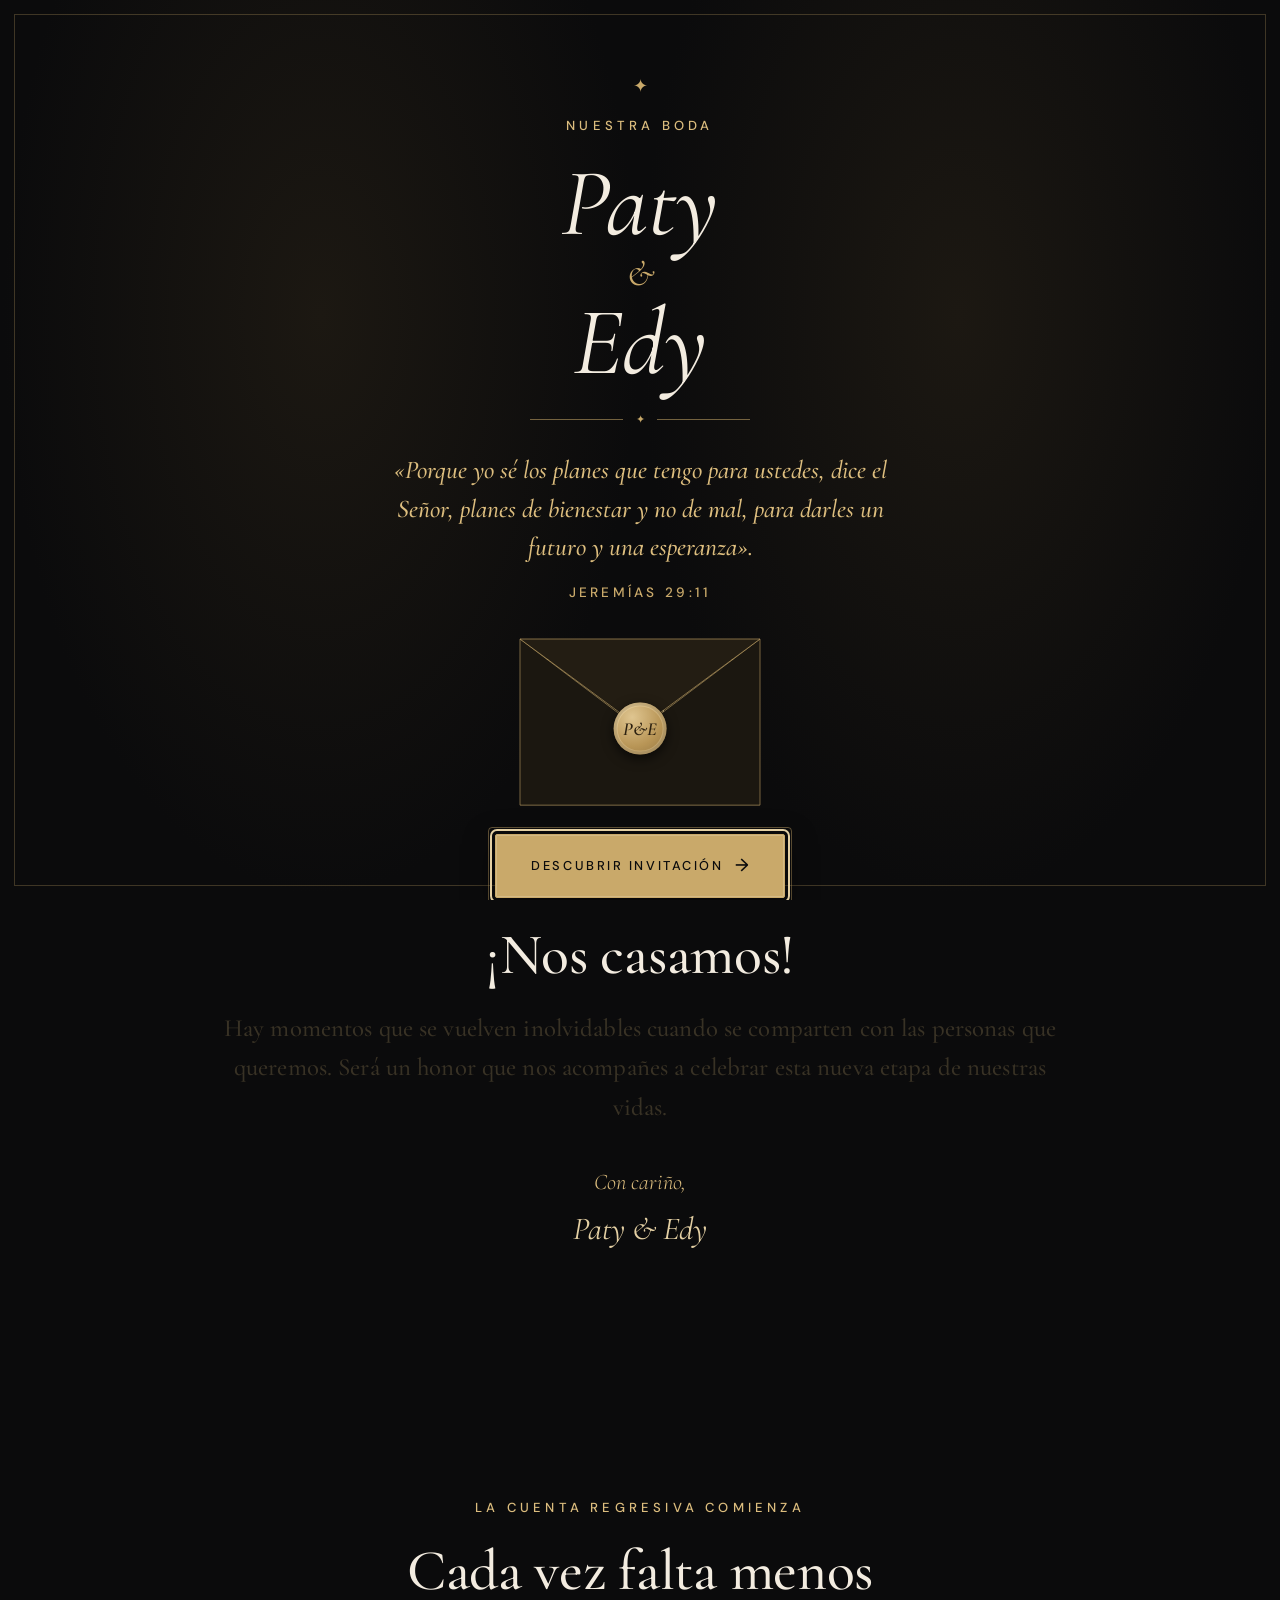
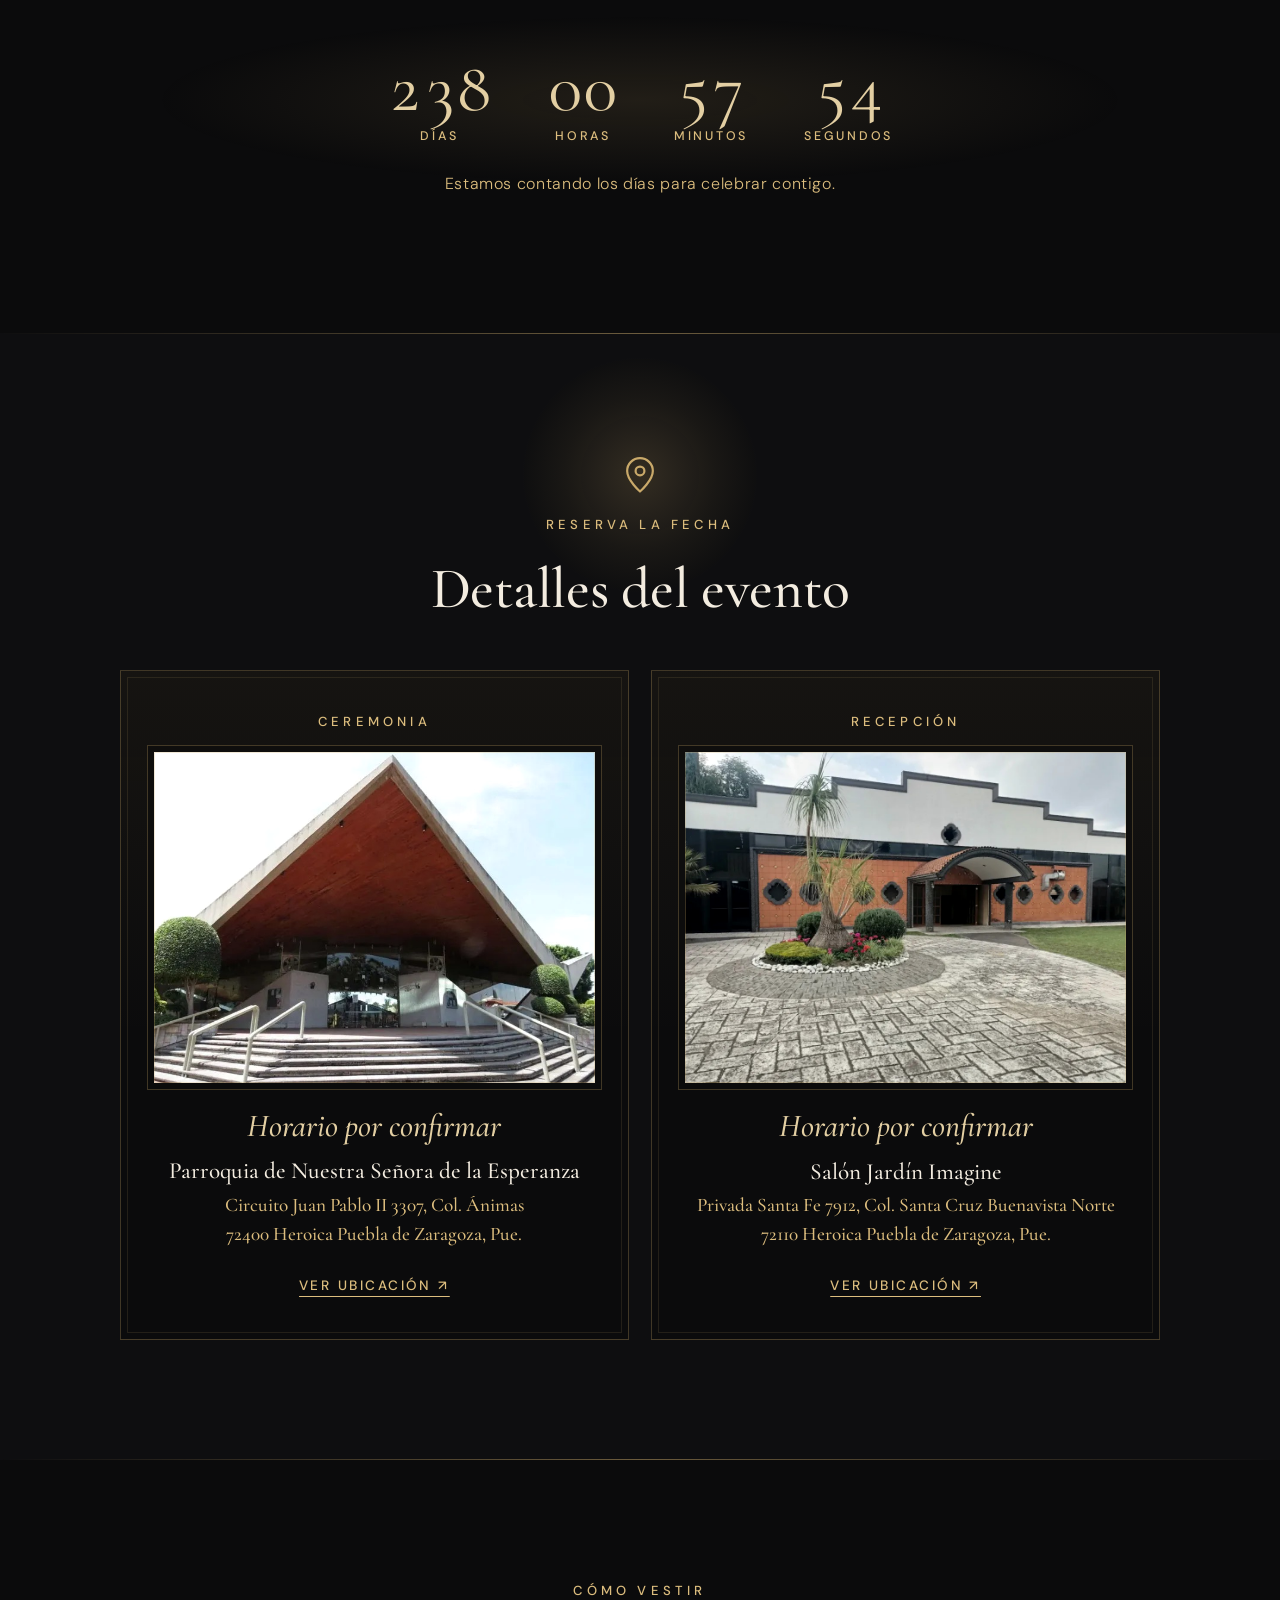
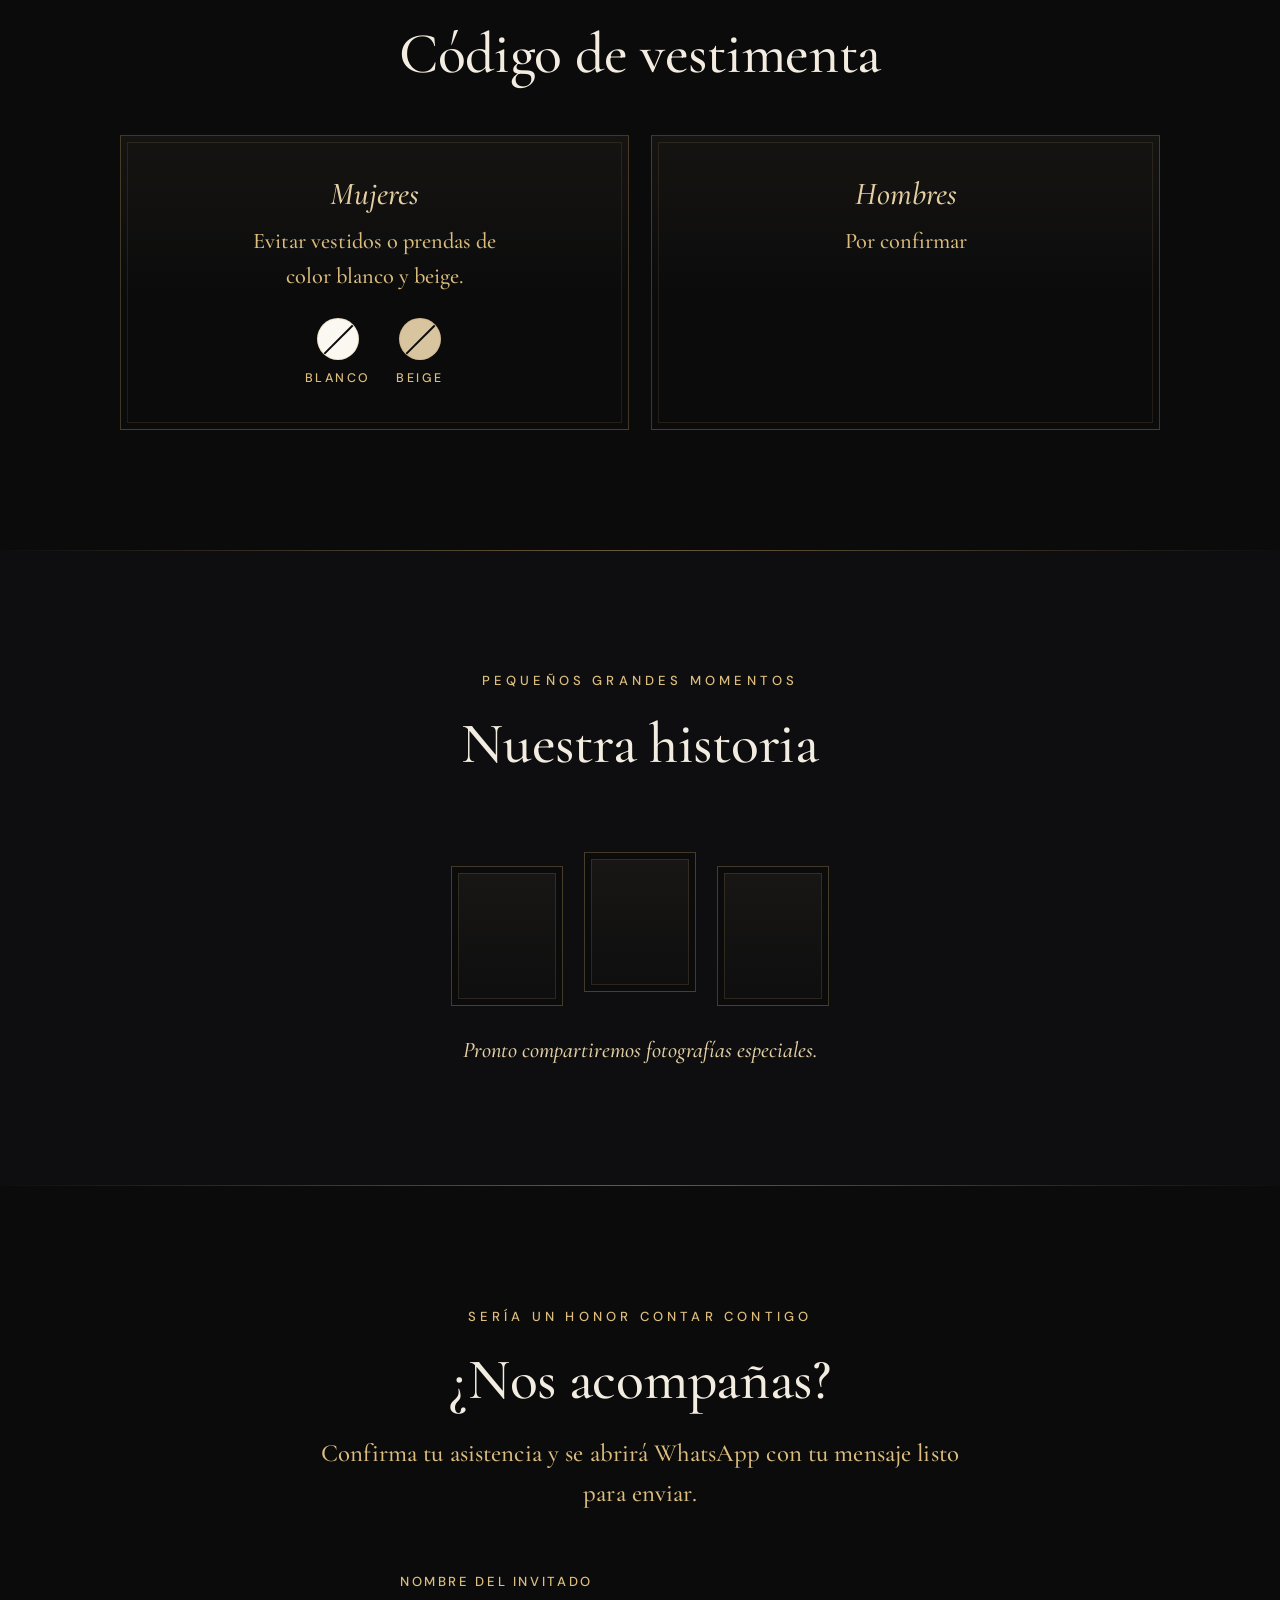
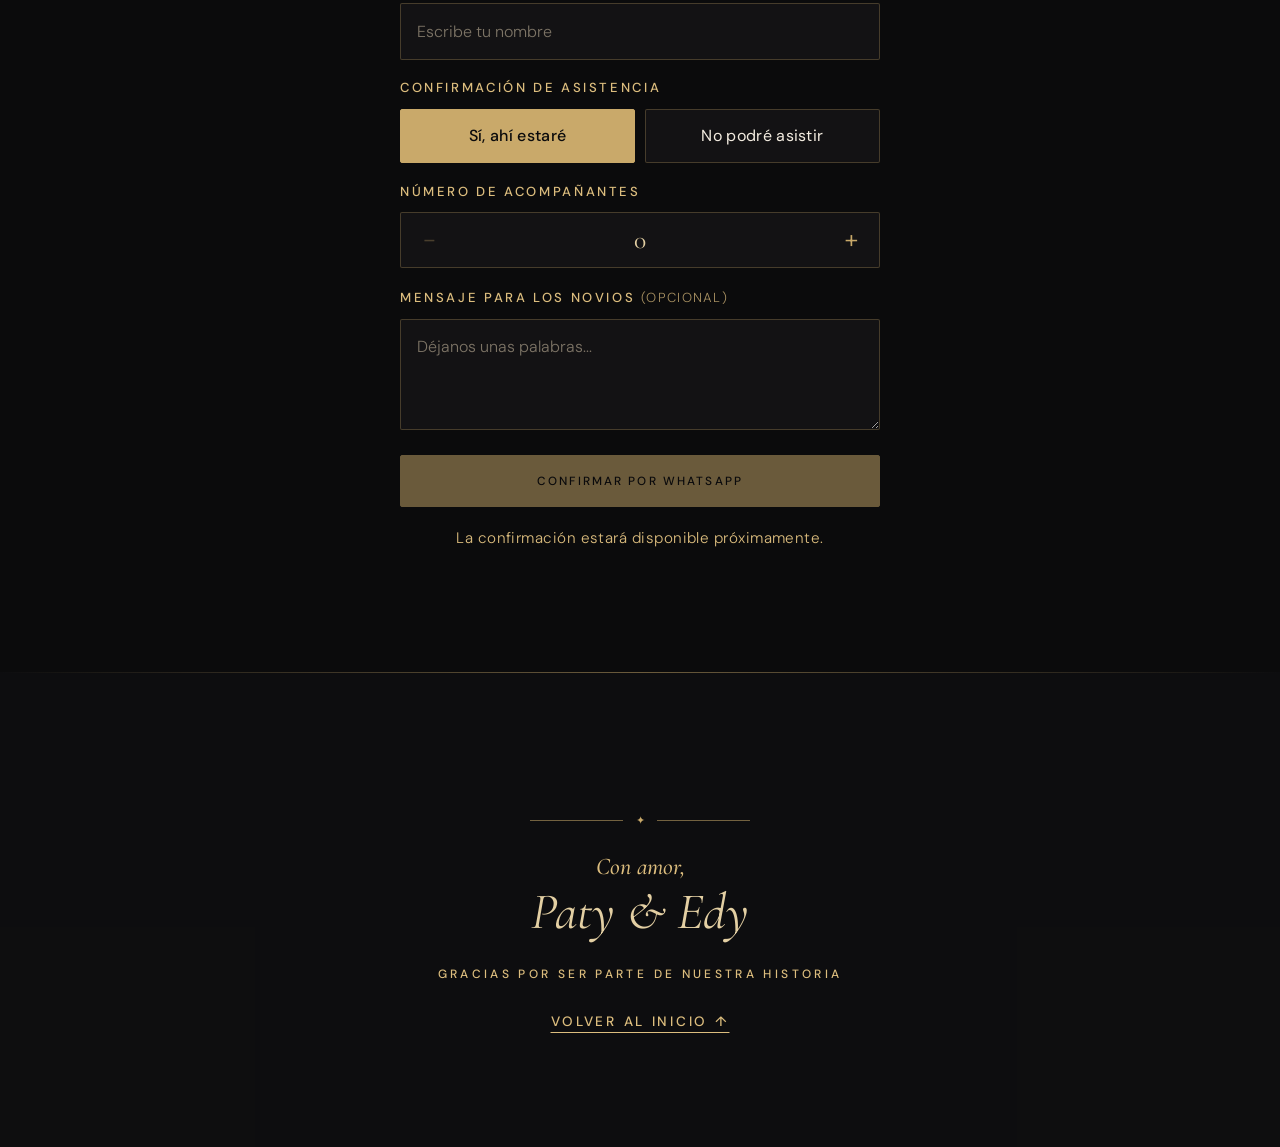
<file: index.html>
<!doctype html>
<html lang="es">
<head>
  <meta charset="utf-8">
  <meta name="viewport" content="width=device-width, initial-scale=1, viewport-fit=cover">
  <meta name="theme-color" content="#0b0b0c">
  <meta name="description" content="Invitación a la boda de Paty y Edy.">
  <title>Paty &amp; Edy | Nuestra boda</title>
  <link rel="preconnect" href="https://fonts.googleapis.com">
  <link rel="preconnect" href="https://fonts.gstatic.com" crossorigin>
  <link href="https://fonts.googleapis.com/css2?family=Cormorant+Garamond:ital,wght@0,400;0,500;0,600;1,400;1,500&family=DM+Sans:wght@300;400;500;600&display=swap" rel="stylesheet">
  <link rel="stylesheet" href="css/style.css">
  <script src="js/config.js" defer></script>
  <script src="js/main.js" defer></script>
  <noscript><style>.invitation-gate{display:none!important}body.gate-locked{overflow:auto!important}</style></noscript>
</head>
<body class="gate-locked">
  <a class="skip-link" href="#contenido">Saltar al contenido</a>

  <!-- PORTADA + VERSÍCULO -->
  <div class="invitation-gate" id="invitationGate" role="dialog" aria-modal="true" aria-labelledby="gateNames">
    <div class="gate-panel gate-panel--left" aria-hidden="true"></div>
    <div class="gate-panel gate-panel--right" aria-hidden="true"></div>
    <div class="gate-seam" aria-hidden="true"></div>
    <div class="gate-card">
      <div class="gate-ornament" aria-hidden="true">✦</div>
      <p class="eyebrow">NUESTRA BODA</p>
      <h1 class="gate-names" id="gateNames">
        <span data-text="partnerOne">Paty</span><i aria-hidden="true">&amp;</i><span data-text="partnerTwo">Edy</span>
      </h1>
      <div class="rule" aria-hidden="true"><span></span><b>✦</b><span></span></div>
      <figure class="verse">
        <blockquote class="verse__text" data-verse="text">«Porque yo sé los planes que tengo para ustedes, dice el Señor, planes de bienestar y no de mal, para darles un futuro y una esperanza».</blockquote>
        <figcaption class="verse__ref" data-verse="reference">Jeremías 29:11</figcaption>
      </figure>
      <div class="envelope" id="envelope" aria-hidden="true">
        <svg class="envelope__back" viewBox="0 0 260 180" preserveAspectRatio="none"><rect x=".5" y=".5" width="259" height="179"/></svg>
        <div class="envelope__letter"><span data-text="initials">P&amp;E</span><i></i></div>
        <svg class="envelope__front" viewBox="0 0 260 180" preserveAspectRatio="none"><polygon points="0,0 130,98 260,0 260,180 0,180"/></svg>
        <svg class="envelope__flap" viewBox="0 0 260 100" preserveAspectRatio="none"><polygon points="0,0 260,0 130,98"/></svg>
        <div class="envelope__seal"><span data-text="initials">P&amp;E</span></div>
      </div>
      <div class="gate-open-wrap">
        <button class="button button--gold gate-open" id="openInvitation" type="button">
          <span class="gate-open__label">Descubrir invitación</span>
          <span class="gate-open__arrow" aria-hidden="true">→</span>
          <span class="gate-open__shine" aria-hidden="true"></span>
        </button>
      </div>
    </div>
  </div>

  <div class="ambient" id="ambient" aria-hidden="true"></div>

  <div id="app">
    <header class="cover" id="inicio" data-glow="hero">
      <p class="eyebrow" data-text="intro">CON ALEGRÍA EN EL CORAZÓN</p>
      <p class="cover__names" aria-label="Paty y Edy"><span data-text="partnerOne">Paty</span><i aria-hidden="true">&amp;</i><span data-text="partnerTwo">Edy</span></p>
      <div class="rule" aria-hidden="true"><span></span><b>✦</b><span></span></div>
      <p class="cover__date" id="coverDate">PRONTO COMPARTIREMOS LA FECHA</p>
      <a class="scroll-hint" id="scrollHint" href="#contenido" aria-label="Seguir leyendo la invitación"><span></span></a>
    </header>

    <main id="contenido" tabindex="-1">
      <!-- 1. Bienvenida -->
      <section class="welcome section-shell" data-glow="welcome" aria-labelledby="welcomeTitle">
        <p class="eyebrow">UN DÍA PARA RECORDAR</p>
        <h2 id="welcomeTitle">¡Nos casamos!</h2>
        <p class="lead">Hay momentos que se vuelven inolvidables cuando se comparten con las personas que queremos. Será un honor que nos acompañes a celebrar esta nueva etapa de nuestras vidas.</p>
        <div class="signature"><span>Con cariño,</span><strong data-text="couple">Paty &amp; Edy</strong></div>
      </section>

      <!-- 3. Cuenta regresiva -->
      <section class="countdown-section section-shell" data-glow="countdown" aria-labelledby="countdownTitle">
        <p class="eyebrow">LA CUENTA REGRESIVA COMIENZA</p>
        <h2 id="countdownTitle">Cada vez falta menos</h2>
        <div class="countdown" id="countdown" role="timer" aria-label="Tiempo restante para la boda">
          <div><strong id="days">--</strong><span>DÍAS</span></div>
          <div><strong id="hours">--</strong><span>HORAS</span></div>
          <div><strong id="minutes">--</strong><span>MINUTOS</span></div>
          <div><strong id="seconds">--</strong><span>SEGUNDOS</span></div>
        </div>
        <p class="muted-note" id="countdownNote" role="status">La fecha de la celebración se anunciará próximamente.</p>
      </section>

      <!-- 4. Detalles -->
      <section class="details band" id="detalles" data-glow="details" aria-labelledby="detailsTitle">
        <div class="section-shell">
          <div class="pin" aria-hidden="true">
            <svg viewBox="0 0 24 24"><path d="M12 21s-7-6.1-7-11.2A7 7 0 0 1 19 9.8C19 14.9 12 21 12 21z"/><circle cx="12" cy="9.8" r="2.4"/></svg>
          </div>
          <p class="eyebrow">RESERVA LA FECHA</p>
          <h2 id="detailsTitle">Detalles del evento</h2>
          <div class="event-grid">
            <article class="event-card">
              <p class="eyebrow">CEREMONIA</p>
              <figure class="event-photo" id="ceremonyPhoto" hidden><img id="ceremonyImage" alt="" width="800" height="557" decoding="async"></figure>
              <h3 id="ceremonyTime">Horario por confirmar</h3>
              <p class="event-card__place" id="ceremonyVenue" hidden></p>
              <p class="event-card__address" id="ceremonyAddress" hidden></p>
              <a class="text-link" id="ceremonyMap" href="#" target="_blank" rel="noopener noreferrer" hidden>Ver ubicación ↗</a>
            </article>
            <article class="event-card">
              <p class="eyebrow">RECEPCIÓN</p>
              <figure class="event-photo" id="receptionPhoto" hidden><img id="receptionImage" alt="" width="1024" height="768" decoding="async"></figure>
              <h3 id="receptionTime">Horario por confirmar</h3>
              <p class="event-card__place" id="receptionVenue" hidden></p>
              <p class="event-card__address" id="receptionAddress" hidden></p>
              <a class="text-link" id="receptionMap" href="#" target="_blank" rel="noopener noreferrer" hidden>Ver ubicación ↗</a>
            </article>
          </div>
        </div>
      </section>

      <!-- 5. Código de vestimenta -->
      <section class="dress section-shell" id="vestimenta" data-glow="dress" aria-labelledby="dressTitle">
        <p class="eyebrow">CÓMO VESTIR</p>
        <h2 id="dressTitle">Código de vestimenta</h2>
        <div class="dress-grid">
          <article class="dress-card">
            <h3>Mujeres</h3>
            <p id="dressWomen">Por confirmar</p>
            <ul class="swatches" id="dressSwatches" aria-label="Colores a evitar"></ul>
          </article>
          <article class="dress-card">
            <h3>Hombres</h3>
            <p id="dressMen">Por confirmar</p>
          </article>
        </div>
      </section>

      <!-- 6. Galería -->
      <section class="gallery-section band" id="galeria" data-glow="gallery" aria-labelledby="galleryTitle">
        <div class="section-shell">
          <p class="eyebrow">PEQUEÑOS GRANDES MOMENTOS</p>
          <h2 id="galleryTitle">Nuestra historia</h2>
          <div class="gallery" id="gallery">
            <div class="gallery-empty">
              <div class="gallery-empty__frames" aria-hidden="true"><i></i><i></i><i></i></div>
              <p>Pronto compartiremos fotografías especiales.</p>
            </div>
          </div>
        </div>
      </section>

      <!-- 7. Confirmación -->
      <section class="rsvp section-shell" id="confirmacion" data-glow="rsvp" aria-labelledby="rsvpTitle">
        <p class="eyebrow">SERÍA UN HONOR CONTAR CONTIGO</p>
        <h2 id="rsvpTitle">¿Nos acompañas?</h2>
        <p class="lead">Confirma tu asistencia y se abrirá WhatsApp con tu mensaje listo para enviar.</p>
        <form id="rsvpForm" class="rsvp-form" novalidate>
          <label for="guestName">Nombre del invitado</label>
          <input id="guestName" name="guestName" type="text" autocomplete="name" placeholder="Escribe tu nombre" required maxlength="90">

          <fieldset class="choice">
            <legend>Confirmación de asistencia</legend>
            <label class="choice__opt"><input type="radio" name="attendance" value="Sí asistiré" checked><span>Sí, ahí estaré</span></label>
            <label class="choice__opt"><input type="radio" name="attendance" value="No podré asistir"><span>No podré asistir</span></label>
          </fieldset>

          <div class="field" id="companionsField">
            <span class="field__label" id="companionsLabel">Número de acompañantes</span>
            <div class="stepper" role="group" aria-labelledby="companionsLabel">
              <button type="button" id="guestMinus" aria-label="Un acompañante menos">−</button>
              <output id="guestCountOut" for="guestMinus guestPlus" aria-live="polite">0</output>
              <button type="button" id="guestPlus" aria-label="Un acompañante más">+</button>
            </div>
            <input type="hidden" id="guestCount" name="guestCount" value="0">
          </div>

          <label for="guestMessage">Mensaje para los novios <span>(opcional)</span></label>
          <textarea id="guestMessage" name="guestMessage" rows="3" maxlength="300" placeholder="Déjanos unas palabras..."></textarea>

          <button class="button button--gold button--block" type="submit" id="rsvpButton">Confirmar por WhatsApp</button>
          <p class="form-note" id="rsvpNote" role="status">La confirmación estará disponible próximamente.</p>
        </form>
      </section>
    </main>

    <footer class="footer" data-glow="footer">
      <div class="rule" aria-hidden="true"><span></span><b>✦</b><span></span></div>
      <p>Con amor,</p>
      <strong data-text="couple">Paty &amp; Edy</strong>
      <small>GRACIAS POR SER PARTE DE NUESTRA HISTORIA</small>
      <a href="#inicio" class="back-top-link">Volver al inicio ↑</a>
    </footer>
  </div>

  <div class="scroll-progress" id="scrollProgress" aria-hidden="true"></div>
  <canvas class="petal-canvas" id="petalCanvas" aria-hidden="true"></canvas>
  <canvas class="particle-canvas" id="particleCanvas" aria-hidden="true"></canvas>
  <button class="back-top-float" id="backTop" type="button" aria-label="Volver al inicio" title="Volver al inicio">
    <svg viewBox="0 0 24 24" aria-hidden="true"><path d="m6 14 6-6 6 6"/></svg>
  </button>

  <div class="lightbox" id="lightbox" role="dialog" aria-modal="true" aria-label="Fotografía ampliada" hidden>
    <button class="lightbox__close" id="lightboxClose" type="button" aria-label="Cerrar fotografía">×</button>
    <button class="lightbox__nav lightbox__nav--prev" id="lightboxPrev" type="button" aria-label="Fotografía anterior">‹</button>
    <img id="lightboxImage" alt="">
    <button class="lightbox__nav lightbox__nav--next" id="lightboxNext" type="button" aria-label="Fotografía siguiente">›</button>
    <p class="lightbox__count" id="lightboxCount" aria-live="polite"></p>
  </div>

  <audio id="weddingAudio" preload="metadata"></audio>

  <aside class="music-player" id="musicPlayer" aria-label="Reproductor de música" hidden>
    <div class="music-player__top">
      <div class="vinyl-wrap" aria-hidden="true">
        <div class="vinyl-record" id="vinylRecord"><span class="vinyl-record__label">P&amp;E</span></div>
      </div>
      <div class="music-player__meta">
        <span class="music-player__eyebrow">MÚSICA PARA ESTE DÍA</span>
        <strong id="trackTitle">Nuestra canción</strong>
        <span id="trackArtist">Nuestra selección musical</span>
      </div>
    </div>

    <div class="music-player__progress">
      <input id="trackProgress" type="range" min="0" max="100" step="0.1" value="0" aria-label="Progreso de la canción" aria-valuetext="0:00 de 0:00">
      <div class="music-player__times"><span id="currentTime">0:00</span><span id="trackDuration">0:00</span></div>
    </div>

    <div class="music-player__bottom">
      <div class="music-player__controls">
        <button id="prevTrack" type="button" aria-label="Canción anterior" title="Anterior"><svg viewBox="0 0 24 24" aria-hidden="true"><path d="M6 5v14M19 6l-10 6 10 6z"/></svg></button>
        <button id="playPause" class="music-player__play" type="button" aria-label="Reproducir música" title="Reproducir"><svg viewBox="0 0 24 24" aria-hidden="true"><path d="m9 6 10 6-10 6z" fill="currentColor" stroke="none"/></svg></button>
        <button id="nextTrack" type="button" aria-label="Siguiente canción" title="Siguiente"><svg viewBox="0 0 24 24" aria-hidden="true"><path d="M18 5v14M5 6l10 6-10 6z"/></svg></button>
      </div>
      <div class="music-player__volume">
        <button id="muteMusic" type="button" aria-label="Silenciar música" title="Silenciar"><svg viewBox="0 0 24 24" aria-hidden="true"><path d="M4 10v4h4l5 4V6l-5 4H4z"/><path d="M16 9a5 5 0 0 1 0 6M18.5 6.5a9 9 0 0 1 0 11"/></svg></button>
        <input id="musicVolume" type="range" min="0" max="1" step="0.05" value="0.55" aria-label="Volumen">
      </div>
    </div>
  </aside>

  <button class="music-toggle" id="musicToggle" type="button" aria-label="Mostrar reproductor" aria-expanded="false" aria-controls="musicPlayer" title="Mostrar reproductor" hidden>
    <svg viewBox="0 0 24 24" aria-hidden="true"><circle cx="12" cy="12" r="9"/><circle cx="12" cy="12" r="2"/></svg>
  </button>
</body>
</html>
</file>
<file: css/style.css>
/* ==========================================================
   INVITACIÓN PATY & EDY — negro y dorado
   Índice: 1 Variables · 2 Base · 3 Portada · 4 Hero · 5 Secciones
           6 Detalles/Vestimenta · 7 Galería · 8 RSVP · 9 Flotantes
           10 Reproductor · 11 Animaciones · 12 Responsive · 13 Movimiento reducido
   ========================================================== */

/* 1. VARIABLES */
:root {
  --black: #0b0b0c;
  --charcoal: #131214;
  --charcoal-2: #1b191a;
  --line: rgba(201, 169, 106, .28);
  --gold: #c9a96a;
  --gold-deep: #a98a4f;
  --champagne: #e3cfa3;
  --ivory: #f3ece0;
  --gold-text: #dcbd7e;          /* dorado para textos secundarios: más luminoso que --gold para que se lea bien */
  --muted: #b8ad9a;
  --serif: "Cormorant Garamond", "Palatino Linotype", Georgia, serif;
  --sans: "DM Sans", "Helvetica Neue", Arial, sans-serif;
  --ink: #d8cdb8;               /* texto de lectura: más cálido y legible que --muted */
  --shadow: 0 18px 50px rgba(0, 0, 0, .45);
  --space-section: clamp(4.5rem, 13vw, 7.5rem);
  --space-block: clamp(2rem, 6vw, 3rem);
  --hairline: linear-gradient(90deg, transparent, rgba(201, 169, 106, .5) 50%, transparent);
  --safe-bottom: env(safe-area-inset-bottom, 0px);
}

/* 2. BASE */
* { box-sizing: border-box; }
html { scroll-behavior: smooth; -webkit-text-size-adjust: 100%; }
body {
  margin: 0; color: var(--ivory); background: var(--black);
  font-family: var(--sans); font-weight: 300; line-height: 1.7;
  -webkit-font-smoothing: antialiased; text-rendering: optimizeLegibility;
  overflow-x: hidden;
}
a { color: inherit; }
[hidden] { display: none !important; }
button, input, select, textarea { font: inherit; }
h1, h2, h3 { font-family: var(--serif); font-weight: 500; line-height: 1.15; margin: 0; }
h2 { font-size: clamp(2.4rem, 7vw, 3.6rem); letter-spacing: -.005em; margin-bottom: 1.3rem; }
h3 { font-size: clamp(1.7rem, 5vw, 2rem); font-style: italic; color: var(--champagne); }
p { margin: 0 0 1rem; }
:focus-visible { outline: 2px solid var(--champagne); outline-offset: 3px; }

.skip-link { position: absolute; left: -9999px; top: 1rem; z-index: 300; background: var(--gold); color: var(--black); padding: .7rem 1rem; }
.skip-link:focus { left: 1rem; }

/* Roles tipográficos: títulos y lectura en serif; etiquetas, botones y formularios en sans */
.eyebrow { color: var(--gold-text); font-size: .82rem; font-weight: 500; letter-spacing: .32em; text-transform: uppercase; margin: 0 0 1.2rem; }
.lead { max-width: 34em; margin: 0 auto; color: var(--gold-text); font: 500 clamp(1.35rem, 4.2vw, 1.55rem)/1.6 var(--serif); letter-spacing: .005em; }
.muted-note { color: var(--gold-text); font-size: 1rem; letter-spacing: .04em; }

.rule { display: flex; align-items: center; justify-content: center; gap: .8rem; width: min(220px, 55vw); margin: 1.2rem auto; color: var(--gold); }
.rule span { height: 1px; flex: 1; background: currentColor; opacity: .55; }
.rule b { font-size: .7rem; font-weight: 400; }

.button {
  display: inline-flex; justify-content: center; align-items: center; gap: .7rem; min-height: 52px;
  padding: .9rem 1.9rem; border: 1px solid var(--gold); border-radius: 2px; cursor: pointer; text-decoration: none;
  font-size: .74rem; font-weight: 500; letter-spacing: .18em; text-transform: uppercase;
  transition: transform .25s ease, background .25s ease, color .25s ease;
}
.button:hover { transform: translateY(-2px); }
.button--gold { background: var(--gold); color: var(--black); }
.button--gold:hover { background: var(--champagne); }
.button--outline { background: transparent; color: var(--champagne); }
.button--outline:hover { background: rgba(201, 169, 106, .12); }
.button--block { width: 100%; }
.button:disabled { opacity: .5; cursor: not-allowed; transform: none; }

/* 3. PORTADA (GATE) */
.gate-locked { overflow: hidden; }
.invitation-gate { position: fixed; inset: 0; z-index: 200; display: flex; padding: 1rem; overflow-y: auto; }
.invitation-gate::before { content: ""; position: fixed; inset: 14px; z-index: 2; border: 1px solid var(--line); pointer-events: none; transition: opacity .5s ease; }

/* Dos paneles negros que se separan como una cortina al abrir */
.gate-panel { position: fixed; top: 0; bottom: 0; width: 50.2%; z-index: 0; background: radial-gradient(ellipse at 50% 35%, #1c1812 0%, var(--black) 70%); transition: transform 1.1s cubic-bezier(.77, 0, .18, 1) 1.9s; will-change: transform; }
.gate-panel--left { left: 0; background-position: right center; }
.gate-panel--right { right: 0; background-position: left center; }
.gate-seam { position: fixed; left: 50%; top: 0; bottom: 0; z-index: 3; width: 1px; background: linear-gradient(to bottom, transparent, var(--gold) 20%, var(--gold) 80%, transparent); opacity: 0; transform: translateX(-50%) scaleY(0); transition: transform .6s ease 1.7s, opacity .3s ease 1.7s; pointer-events: none; }

.gate-card { position: relative; z-index: 4; width: min(100%, 620px); margin: auto; padding: clamp(2rem, 6vw, 3.5rem) clamp(1rem, 4vw, 2.5rem); text-align: center; }
.gate-ornament { color: var(--gold); font-size: 1.1rem; margin-bottom: .8rem; }
.gate-names { display: flex; flex-direction: column; align-items: center; margin: .4rem 0; font: italic 400 clamp(3.4rem, 14vw, 6rem)/1 var(--serif); color: var(--ivory); translate: calc(var(--px, 0) * -8px) calc(var(--py, 0) * -6px); transition: translate .3s ease-out; }
.gate-names i { font-size: .38em; color: var(--gold); font-weight: 400; margin: .08em 0; }

.verse { margin: 1.4rem auto 2.2rem; max-width: 520px; translate: calc(var(--px, 0) * -3px) calc(var(--py, 0) * -2px); transition: translate .3s ease-out; }
.verse__text { margin: 0; font: italic 500 clamp(1.25rem, 4vw, 1.6rem)/1.5 var(--serif); color: var(--gold-text); }
.verse__ref { margin-top: .9rem; font-size: .85rem; font-weight: 500; letter-spacing: .24em; text-transform: uppercase; color: var(--gold); }

/* Botón «Descubrir invitación» */
.gate-open-wrap { position: relative; display: inline-block; translate: var(--mx, 0px) var(--my, 0px); transition: translate .25s ease-out; }
.gate-open-wrap::before, .gate-open-wrap::after { content: ""; position: absolute; inset: -7px; border: 1px solid var(--gold); border-radius: 4px; pointer-events: none; }
.gate-open-wrap::before { opacity: .45; }
.gate-open-wrap::after { opacity: 0; animation: haloBreathe 3.6s ease-out 1.6s infinite; }
.gate-open { position: relative; overflow: hidden; min-width: 270px; min-height: 56px; padding: 1rem 2.2rem; font-size: .8rem; letter-spacing: .2em; box-shadow: 0 10px 30px rgba(0, 0, 0, .5), inset 0 0 0 1px rgba(255, 255, 255, .18); transition: transform .25s ease, background .3s ease, box-shadow .3s ease; }
.gate-open:hover { transform: translateY(-2px); box-shadow: 0 16px 38px rgba(0, 0, 0, .55), inset 0 0 0 1px rgba(255, 255, 255, .28); }
.gate-open:active { transform: scale(.97); }
.gate-open__label, .gate-open__arrow { position: relative; z-index: 1; }
.gate-open__arrow { display: inline-block; font-size: 1.1rem; letter-spacing: 0; transition: transform .3s ease; animation: arrowNudge 2.8s ease-in-out 2s infinite; }
.gate-open:hover .gate-open__arrow { transform: translateX(6px); animation: none; }
.gate-open__shine { position: absolute; top: 0; bottom: 0; left: 0; width: 45%; z-index: 0; background: linear-gradient(100deg, transparent, rgba(255, 255, 255, .38), transparent); transform: translateX(-130%) skewX(-18deg); animation: shineSweep 6s ease-in-out 2.2s infinite; pointer-events: none; }
.ripple { position: absolute; z-index: 0; width: 20px; height: 20px; margin: -10px 0 0 -10px; border-radius: 50%; background: rgba(255, 255, 255, .55); transform: scale(0); animation: rippleOut .7s ease-out forwards; pointer-events: none; }

/* Estados de apertura */
.invitation-gate.is-opening { pointer-events: none; }
.invitation-gate.is-opening::before { opacity: 0; }
.invitation-gate.is-opening .gate-card { animation: gateExit .6s ease 1.8s both; }
.invitation-gate.is-opening .gate-panel--left { transform: translateX(-101%); }
.invitation-gate.is-opening .gate-panel--right { transform: translateX(101%); }
.invitation-gate.is-opening .gate-seam { opacity: 1; transform: translateX(-50%) scaleY(1); animation: seamFade .6s ease 2.6s forwards; }

/* 4. HERO */
.cover {
  position: relative; min-height: min(760px, 100svh); padding: 5rem 1.5rem 4rem;
  display: flex; flex-direction: column; justify-content: center; align-items: center; text-align: center;
}
.cover::before { content: ""; position: absolute; inset: 16px; border: 1px solid var(--line); pointer-events: none; }
.cover__names { display: flex; flex-direction: column; align-items: center; margin: 1rem 0; font: italic 400 clamp(4rem, 13vw, 8rem)/1 var(--serif); }
.cover__names i { font-size: .4em; color: var(--gold); }
.cover__date { max-width: 24em; margin: .8rem 0 0; color: var(--gold-text); font: 500 clamp(1.15rem, 3.8vw, 1.4rem)/1.5 var(--serif); letter-spacing: .22em; text-transform: uppercase; }

.scroll-hint { position: absolute; left: 50%; bottom: 2.2rem; width: 22px; height: 38px; margin-left: -11px; border: 1px solid var(--line); border-radius: 12px; transition: opacity .4s ease; }
.scroll-hint span { position: absolute; top: 7px; left: 50%; width: 3px; height: 8px; margin-left: -1.5px; border-radius: 2px; background: var(--gold); animation: hintDrop 2.2s ease-in-out infinite; }
.scroll-hint.is-gone { opacity: 0; pointer-events: none; }

/* 4b. ILUMINACIÓN AMBIENTAL
   Dos resplandores dorados muy tenues en una capa fija. Solo se animan transform y opacity
   (composición en GPU). Un IntersectionObserver en main.js escribe body[data-glow]. */
/* overflow-x: clip evita que animaciones laterales (tarjetas, halos) generen scroll horizontal */
#app { position: relative; z-index: 1; overflow-x: clip; }
.ambient {
  position: fixed; inset: 0; z-index: 0; overflow: hidden; pointer-events: none;
  --x1: 0vw; --y1: -6vh; --s1: 1; --a1: .9;
  --x2: -24vw; --y2: 26vh; --s2: 1; --a2: .35;
}
.ambient::before, .ambient::after {
  content: ""; position: absolute; left: 50%; top: 50%; border-radius: 50%; will-change: transform, opacity;
  transition: transform 2.2s cubic-bezier(.4, 0, .2, 1), opacity 1.8s ease;
}
.ambient::before {
  width: 110vmax; height: 110vmax; margin: -55vmax 0 0 -55vmax;
  background: radial-gradient(closest-side, rgba(201, 169, 106, .26), rgba(201, 169, 106, .09) 50%, rgba(201, 169, 106, 0) 100%);
  opacity: var(--a1); transform: translate(var(--x1), var(--y1)) scale(var(--s1));
}
.ambient::after {
  width: 80vmax; height: 80vmax; margin: -40vmax 0 0 -40vmax;
  background: radial-gradient(closest-side, rgba(227, 207, 163, .15), rgba(227, 207, 163, .04) 55%, rgba(227, 207, 163, 0) 100%);
  opacity: var(--a2); transform: translate(var(--x2), var(--y2)) scale(var(--s2));
}
/* Portada: acompaña a los nombres */
body[data-glow="hero"] .ambient       { --x1: 0vw;   --y1: -8vh; --s1: 1;    --a1: .85; --x2: -26vw; --y2: 30vh;  --a2: .30; }
/* Intermedias: discreta y cambiante */
body[data-glow="welcome"] .ambient    { --x1: 22vw;  --y1: -14vh; --s1: .95; --a1: .50; --x2: -30vw; --y2: 24vh;  --a2: .28; }
body[data-glow="dress"] .ambient      { --x1: -14vw; --y1: 8vh;  --s1: .95;  --a1: .50; --x2: 24vw;  --y2: -22vh; --a2: .28; }
/* Importantes: halo algo más visible */
body[data-glow="location"] .ambient   { --x1: 0vw;   --y1: 0vh;  --s1: 1.05; --a1: .95; --x2: 0vw;   --y2: 22vh;  --a2: .50; }
body[data-glow="countdown"] .ambient  { --x1: -18vw; --y1: -4vh; --s1: 1;    --a1: .85; --x2: 26vw;  --y2: 22vh;  --a2: .36; }
body[data-glow="details"] .ambient    { --x1: 16vw;  --y1: 0vh;  --s1: 1;    --a1: .85; --x2: -24vw; --y2: 18vh;  --a2: .40; }
/* Galería: casi nada, para no competir con las fotografías */
body[data-glow="gallery"] .ambient    { --x1: 0vw;   --y1: 0vh;  --s1: .9;   --a1: .20; --x2: 0vw;   --y2: 0vh;   --a2: .10; }
body[data-glow="rsvp"] .ambient       { --x1: 0vw;   --y1: 6vh;  --s1: 1;    --a1: .60; --x2: 0vw;   --y2: -26vh; --a2: .30; }
/* Cierre: calidez desde abajo */
body[data-glow="footer"] .ambient     { --x1: 0vw;   --y1: 26vh; --s1: 1.15; --a1: 1;   --x2: 0vw;   --y2: 4vh;   --a2: .55; }

/* 5. SECCIONES */
.section-shell { width: min(100% - 2.5rem, 980px); margin: 0 auto; }
main > section { padding: var(--space-section) 0; text-align: center; }
main > .band { position: relative; background: rgba(19, 18, 20, .5); }
main > .band::before, main > .band::after, .footer::before { content: ""; position: absolute; left: 0; right: 0; height: 1px; background: var(--hairline); pointer-events: none; }
main > .band::before, .footer::before { top: 0; }
main > .band::after { bottom: 0; }

.signature { display: grid; gap: .1rem; margin-top: 2.2rem; color: var(--gold-text); font-family: var(--serif); font-style: italic; font-size: 1.4rem; }
.signature strong { color: var(--champagne); font-size: 2rem; font-weight: 400; }

.pin { position: relative; isolation: isolate; width: 44px; height: 44px; margin: 0 auto 1.1rem; color: var(--gold); }
.pin::before { content: ""; position: absolute; left: 50%; top: 50%; z-index: -1; width: 240px; height: 240px; translate: -50% -50%; border-radius: 50%; background: radial-gradient(circle, rgba(201, 169, 106, .2), rgba(201, 169, 106, .06) 45%, transparent 70%); pointer-events: none; }
.pin svg { width: 100%; height: 100%; fill: none; stroke: currentColor; stroke-width: 1.2; stroke-linecap: round; stroke-linejoin: round; }
.location__name { font: 500 clamp(1.8rem, 5vw, 2.4rem)/1.25 var(--serif); letter-spacing: .01em; color: var(--gold-text); margin-bottom: .5rem; }
.location__address { max-width: 26em; margin: 0 auto 1.8rem; color: var(--gold-text); font: 500 1.4rem/1.55 var(--serif); letter-spacing: .01em; white-space: pre-line; }
.location .button { margin-top: 1rem; }
/* Foto del salón: marco dorado fino con paspartú, como las fotos de la galería */
.venue-photo { position: relative; max-width: 520px; margin: 1.6rem auto 1.8rem; padding: 10px; border: 1px solid var(--line); background: rgba(11, 11, 12, .55); box-shadow: 0 18px 40px rgba(0, 0, 0, .45); }
.event-photo { position: relative; margin: 0 0 1.1rem; padding: 6px; border: 1px solid var(--line); background: rgba(11, 11, 12, .55); }
.event-photo img { display: block; width: 100%; height: auto; aspect-ratio: 4 / 3; object-fit: cover; filter: saturate(.9) contrast(1.03); }
.event-photo::after { content: ""; position: absolute; inset: 6px; pointer-events: none; box-shadow: inset 0 0 0 1px rgba(201, 169, 106, .28); }
.venue-photo img { display: block; width: 100%; height: auto; aspect-ratio: 4 / 3; object-fit: cover; filter: saturate(.9) contrast(1.03); }
.venue-photo::after { content: ""; position: absolute; inset: 10px; pointer-events: none; box-shadow: inset 0 0 0 1px rgba(201, 169, 106, .28), inset 0 -60px 60px -40px rgba(11, 11, 12, .55); }

.countdown { position: relative; isolation: isolate; display: flex; justify-content: center; gap: clamp(1rem, 5vw, 3.5rem); margin: var(--space-block) auto 1.4rem; }
.countdown::before { content: ""; position: absolute; inset: -45% 0; z-index: -1; background: radial-gradient(ellipse at center, rgba(201, 169, 106, .12), transparent 66%); pointer-events: none; }
.countdown div { min-width: 70px; display: grid; gap: .2rem; }
.countdown strong { font: 400 clamp(2.6rem, 7vw, 4.4rem)/1 var(--serif); color: var(--champagne); font-variant-numeric: tabular-nums; }
.countdown span { font-size: .78rem; font-weight: 500; letter-spacing: .22em; text-transform: uppercase; color: var(--gold-text); }
.countdown[hidden] { display: none; }

/* 6. DETALLES Y VESTIMENTA */
.event-grid, .dress-grid { display: grid; grid-template-columns: repeat(2, minmax(0, 1fr)); gap: 1.4rem; margin-top: var(--space-block); }
.event-card, .dress-card {
  position: relative; padding: 2.5rem 1.6rem; border: 1px solid var(--line);
  background: linear-gradient(180deg, rgba(201, 169, 106, .06), rgba(201, 169, 106, 0) 55%), var(--black);
  transition: translate .35s ease, scale .15s ease, border-color .35s ease, box-shadow .35s ease;
}
/* Marco interior sutil */
.event-card::before, .dress-card::before { content: ""; position: absolute; inset: 6px; border: 1px solid rgba(201, 169, 106, .12); pointer-events: none; }
/* Hover/toque con translate y scale (propiedades independientes de transform, que usa .reveal) */
.event-card:hover, .dress-card:hover { translate: 0 -4px; border-color: var(--gold); box-shadow: var(--shadow); }
.event-card .eyebrow { margin-bottom: .7rem; }
.event-card h3 { margin-bottom: .7rem; }
.event-card__place { margin: 0 0 .2rem; color: var(--ivory); font: 500 1.45rem/1.4 var(--serif); }
.event-card__address { color: var(--gold-text); font: 500 1.2rem/1.5 var(--serif); white-space: pre-line; }
.text-link { display: inline-block; margin-top: .6rem; color: var(--gold-text); font-size: .85rem; font-weight: 500; letter-spacing: .18em; text-transform: uppercase; text-underline-offset: 6px; }
.text-link:hover { color: var(--champagne); }

.dress-card h3 { margin-bottom: .7rem; }
.dress-card p { margin: 0 auto; max-width: 24ch; color: var(--gold-text); font: 500 1.4rem/1.55 var(--serif); }
.swatches { list-style: none; display: flex; justify-content: center; gap: 1.6rem; margin: 1.5rem 0 0; padding: 0; }
.swatches li { display: grid; justify-items: center; gap: .5rem; font-size: .78rem; font-weight: 500; letter-spacing: .2em; text-transform: uppercase; color: var(--gold-text); }
.swatches i { position: relative; width: 42px; height: 42px; border-radius: 50%; border: 1px solid var(--line); background: var(--swatch, #fff); overflow: hidden; }
.swatches i::after { content: ""; position: absolute; left: -10%; right: -10%; top: 50%; height: 1.5px; background: var(--black); transform: rotate(-45deg); }
.swatches:empty { display: none; }

/* 7. GALERÍA */
.gallery { display: grid; grid-template-columns: repeat(3, minmax(0, 1fr)); gap: .8rem; margin-top: var(--space-block); }
.gallery button { position: relative; padding: 0; border: 1px solid var(--line); aspect-ratio: 1; overflow: hidden; background: var(--charcoal-2); cursor: zoom-in; }
.gallery img { width: 100%; height: 100%; display: block; object-fit: cover; transition: transform .6s ease; }
.gallery button:hover img, .gallery button:focus-visible img { transform: scale(1.05); }
/* Paspartú: marco interior sobre cada fotografía */
.gallery button::after { content: ""; position: absolute; inset: 0; box-shadow: inset 0 0 0 6px var(--charcoal-2), inset 0 0 0 7px rgba(201, 169, 106, .22); pointer-events: none; }
/* Estado vacío: marcos sin imágenes, listos para recibir las fotografías */
.gallery-empty { grid-column: 1 / -1; display: grid; justify-items: center; gap: 1.8rem; padding: clamp(1.5rem, 5vw, 2.5rem) 0 0; }
.gallery-empty__frames { display: flex; justify-content: center; gap: clamp(.6rem, 3vw, 1.3rem); width: 100%; }
.gallery-empty__frames i { flex: 0 1 112px; aspect-ratio: 4 / 5; border: 1px solid var(--line); background: linear-gradient(180deg, rgba(201, 169, 106, .05), rgba(201, 169, 106, 0)); box-shadow: inset 0 0 0 6px var(--black), inset 0 0 0 7px rgba(201, 169, 106, .16); }
.gallery-empty__frames i:nth-child(2) { translate: 0 -14px; }
.gallery-empty p { margin: 0; color: var(--champagne); font: italic 500 clamp(1.2rem, 4vw, 1.4rem)/1.4 var(--serif); }

.lightbox { position: fixed; inset: 0; z-index: 400; display: grid; place-items: center; padding: 2rem; background: rgba(5, 5, 5, .96); }
.lightbox[hidden] { display: none; }
.lightbox img { max-width: min(100%, 1100px); max-height: 85vh; object-fit: contain; }
.lightbox__close { position: absolute; top: .8rem; right: 1.2rem; width: 48px; height: 48px; border: 0; color: var(--champagne); background: transparent; font-size: 2.4rem; line-height: 1; cursor: pointer; }

/* 8. RSVP */
.rsvp { max-width: 650px; }
.rsvp-form { max-width: 480px; display: grid; gap: .6rem; text-align: left; margin: var(--space-block) auto 0; }
.rsvp-form > label { margin-top: .6rem; color: var(--gold-text); font-size: .82rem; font-weight: 500; letter-spacing: .2em; text-transform: uppercase; }
.rsvp-form > label span { color: var(--gold-text); opacity: .75; font-weight: 300; letter-spacing: .1em; }
.rsvp-form input, .rsvp-form textarea {
  width: 100%; border: 1px solid var(--line); border-radius: 2px; padding: .85rem 1rem;
  color: var(--ivory); background: var(--charcoal); transition: border-color .2s, box-shadow .2s;
}
.rsvp-form input::placeholder, .rsvp-form textarea::placeholder { color: #7d7466; }
.rsvp-form input:focus, .rsvp-form textarea:focus { outline: none; border-color: var(--gold); box-shadow: 0 0 0 3px rgba(201, 169, 106, .18); }
.rsvp-form textarea { resize: vertical; }
.rsvp-form .button { margin-top: 1rem; }
.form-note { color: var(--gold-text); text-align: center; font-size: .95rem; letter-spacing: .03em; margin: .6rem 0 0; }

.footer { position: relative; padding: var(--space-section) 1.5rem 7rem; text-align: center; background: rgba(19, 18, 20, .4); }
.footer > p { margin: 1rem 0 0; color: var(--gold-text); font: italic 500 1.5rem/1.4 var(--serif); }
.footer > strong { display: block; font: italic 400 clamp(2.4rem, 8vw, 3.2rem)/1.15 var(--serif); color: var(--champagne); }
.footer small { display: block; margin-top: 1.4rem; color: var(--gold-text); font-size: .75rem; font-weight: 500; letter-spacing: .28em; }
.back-top-link { display: inline-block; margin-top: 1.6rem; color: var(--gold-text); font-size: .85rem; font-weight: 500; letter-spacing: .2em; text-transform: uppercase; text-underline-offset: 6px; }

/* 9. ELEMENTOS FLOTANTES */
.scroll-progress { position: fixed; top: 0; left: 0; z-index: 250; height: 2px; width: 0; background: var(--gold); }
.particle-canvas { position: fixed; inset: 0; z-index: 150; width: 100%; height: 100%; pointer-events: none; }
/* Pétalos al fondo: sobre la luz ambiental (mismo nivel, posterior en el DOM) y detrás de #app (z-index 1) */
.petal-canvas { position: fixed; inset: 0; z-index: 0; width: 100%; height: 100%; pointer-events: none; opacity: 0; transition: opacity 3s ease; }
.petal-canvas.is-on { opacity: 1; }

.back-top-float {
  position: fixed; right: 1rem; bottom: calc(1rem + var(--safe-bottom)); z-index: 120; width: 48px; height: 48px;
  display: grid; place-items: center; border: 1px solid var(--black); border-radius: 50%;
  color: var(--black); background: var(--gold); box-shadow: var(--shadow); cursor: pointer;
  opacity: 0; visibility: hidden; transform: translateY(10px); transition: opacity .3s, transform .3s, visibility .3s, background .2s;
}
.back-top-float svg { width: 22px; height: 22px; fill: none; stroke: currentColor; stroke-width: 2; stroke-linecap: round; stroke-linejoin: round; }
.back-top-float.is-visible { opacity: 1; visibility: visible; transform: none; }
.back-top-float:hover { background: var(--champagne); }

/* 10. REPRODUCTOR VINTAGE */
.gate-locked .music-player, .gate-locked .music-toggle { visibility: hidden; }

.music-toggle {
  position: fixed; left: 1rem; bottom: calc(1rem + var(--safe-bottom)); z-index: 120; width: 48px; height: 48px;
  display: none; place-items: center; border: 1px solid var(--gold); border-radius: 50%;
  color: var(--gold); background: var(--black); box-shadow: var(--shadow); cursor: pointer;
}
.music-toggle svg { width: 24px; height: 24px; fill: none; stroke: currentColor; stroke-width: 1.5; }
.music-toggle svg { animation: spin 4s linear infinite; animation-play-state: paused; }
.music-toggle.is-playing svg { animation-play-state: running; }

.music-player {
  position: fixed; left: 1.2rem; bottom: calc(1.2rem + var(--safe-bottom)); z-index: 110; width: min(340px, calc(100vw - 2rem));
  padding: 1rem 1.1rem; display: grid; gap: .8rem; color: var(--ivory);
  background: linear-gradient(160deg, #1c1a1b, #0e0d0e); border: 1px solid var(--line); border-radius: 6px; box-shadow: var(--shadow);
  transition: opacity .3s ease, transform .3s ease, visibility .3s ease;
}
.music-player[hidden] { display: none; }
.music-player__top { display: flex; align-items: center; gap: .9rem; }
.vinyl-wrap { flex: none; width: 64px; height: 64px; }
.vinyl-record {
  position: relative; width: 100%; height: 100%; border-radius: 50%; display: grid; place-items: center;
  background: repeating-radial-gradient(circle at center, #151415 0 2px, #0a0a0a 2px 4px);
  border: 1px solid rgba(201, 169, 106, .35); box-shadow: 0 4px 14px rgba(0, 0, 0, .6);
}
.vinyl-record__label { display: grid; place-items: center; width: 40%; height: 40%; border-radius: 50%; background: var(--gold); color: var(--black); font: 600 .5rem var(--sans); letter-spacing: .04em; }
.vinyl-record { animation: spin 5s linear infinite; animation-play-state: paused; }
.vinyl-record.is-spinning { animation-play-state: running; }
.music-player__meta { display: grid; min-width: 0; line-height: 1.35; }
.music-player__eyebrow { color: var(--gold); font-size: .55rem; letter-spacing: .2em; }
.music-player__meta strong { font: 500 1.15rem var(--serif); color: var(--champagne); overflow: hidden; text-overflow: ellipsis; white-space: nowrap; }
.music-player__meta span:last-child { color: var(--muted); font-size: .78rem; overflow: hidden; text-overflow: ellipsis; white-space: nowrap; }

.music-player__times { display: flex; justify-content: space-between; margin-top: .2rem; color: var(--muted); font-size: .7rem; font-variant-numeric: tabular-nums; }
.music-player input[type="range"] { -webkit-appearance: none; appearance: none; width: 100%; height: 18px; margin: 0; background: transparent; cursor: pointer; }
.music-player input[type="range"]::-webkit-slider-runnable-track { height: 3px; border-radius: 2px; background: linear-gradient(to right, var(--gold) var(--progress, 0%), rgba(255, 255, 255, .18) var(--progress, 0%)); }
.music-player input[type="range"]::-moz-range-track { height: 3px; border-radius: 2px; background: rgba(255, 255, 255, .18); }
.music-player input[type="range"]::-moz-range-progress { height: 3px; border-radius: 2px; background: var(--gold); }
.music-player input[type="range"]::-webkit-slider-thumb { -webkit-appearance: none; width: 14px; height: 14px; margin-top: -5.5px; border-radius: 50%; background: var(--champagne); border: 0; }
.music-player input[type="range"]::-moz-range-thumb { width: 14px; height: 14px; border-radius: 50%; background: var(--champagne); border: 0; }

.music-player__bottom { display: flex; align-items: center; justify-content: space-between; gap: .8rem; }
.music-player__controls, .music-player__volume { display: flex; align-items: center; gap: .3rem; }
.music-player__volume { flex: 1; max-width: 150px; }
.music-player button { width: 40px; height: 40px; flex: none; display: grid; place-items: center; padding: 0; border: 0; border-radius: 50%; color: var(--champagne); background: transparent; cursor: pointer; transition: background .2s; }
.music-player button:hover { background: rgba(201, 169, 106, .15); }
.music-player button svg { width: 20px; height: 20px; fill: none; stroke: currentColor; stroke-width: 1.8; stroke-linecap: round; stroke-linejoin: round; }
.music-player .music-player__play { width: 46px; height: 46px; color: var(--black); background: var(--gold); }
.music-player .music-player__play:hover { background: var(--champagne); }

/* 11. ANIMACIONES */
.reveal { opacity: 0; transform: translateY(24px); transition: opacity .8s ease var(--reveal-delay, 0ms), transform .8s cubic-bezier(.2, .7, .2, 1) var(--reveal-delay, 0ms); }
.reveal.is-visible { opacity: 1; transform: none; }

.gate-card > * { animation: fadeUp .9s ease both; }
.gate-card > :nth-child(2) { animation-delay: .1s; }
.gate-card > :nth-child(3) { animation-delay: .2s; }
.gate-card > :nth-child(4) { animation-delay: .3s; }
.gate-card > :nth-child(5) { animation-delay: .4s; }
.gate-card > :nth-child(6) { animation-delay: .5s; }
.gate-card > :nth-child(7) { animation-delay: .65s; }
/* Animación de apertura del hero: solo cuando se pulsa «Descubrir invitación» */
body.is-open .cover > * { animation: heroIn 1.3s cubic-bezier(.2, .7, .2, 1) both; }
body.is-open .cover > :nth-child(1) { animation-delay: 2.3s; }
body.is-open .cover > :nth-child(2) { animation-delay: 2.45s; }
body.is-open .cover > :nth-child(3) { animation-delay: 2.7s; }
body.is-open .cover > :nth-child(4) { animation-delay: 2.85s; }
body.is-open .cover > :nth-child(5) { animation-delay: 3.3s; }
body.is-open .cover__names span { animation: nameGlow 1.6s ease 2.6s both; }
/* Las líneas decorativas se «dibujan» al aparecer */
.reveal.is-visible .rule span, .rule.reveal.is-visible span, body.is-open .cover .rule span { animation: ruleDraw 1.2s ease .3s both; }
.rule span:first-child { transform-origin: right; }
.rule span:last-child { transform-origin: left; }

@keyframes heroIn { from { opacity: 0; transform: translateY(22px); filter: blur(6px); } to { opacity: 1; transform: none; filter: blur(0); } }
@keyframes nameGlow { from { text-shadow: 0 0 0 rgba(201, 169, 106, 0); } 50% { text-shadow: 0 0 28px rgba(201, 169, 106, .28); } to { text-shadow: 0 0 0 rgba(201, 169, 106, 0); } }
@keyframes ruleDraw { from { transform: scaleX(0); } to { transform: scaleX(1); } }
@keyframes haloBreathe { 0% { opacity: .5; transform: scale(1); } 70%, 100% { opacity: 0; transform: scale(1.14, 1.5); } }
@keyframes shineSweep { 0%, 22% { transform: translateX(-130%) skewX(-18deg); } 42%, 100% { transform: translateX(330%) skewX(-18deg); } }
@keyframes arrowNudge { 0%, 70%, 100% { transform: translateX(0); } 82% { transform: translateX(5px); } }
@keyframes rippleOut { to { transform: scale(22); opacity: 0; } }
@keyframes seamFade { to { opacity: 0; } }
@keyframes hintDrop { 0% { opacity: 0; transform: translateY(0); } 30% { opacity: 1; } 80%, 100% { opacity: 0; transform: translateY(14px); } }
@keyframes fadeUp { from { opacity: 0; transform: translateY(16px); } to { opacity: 1; transform: none; } }
@keyframes gateExit { to { opacity: 0; transform: translateY(-10px) scale(1.03); filter: blur(4px); } }
@keyframes spin { to { transform: rotate(360deg); } }

/* 3b. SOBRE CON SELLO (entrada tipo carta) */
.envelope { position: relative; width: min(64vw, 240px); aspect-ratio: 260 / 180; margin: 1.2rem auto 1.8rem; cursor: pointer; perspective: 800px; -webkit-tap-highlight-color: transparent; }
.envelope > * { position: absolute; }
.envelope svg { overflow: visible; }
.envelope__back { inset: 0; z-index: 0; width: 100%; height: 100%; }
.envelope__back rect { fill: #14110d; stroke: rgba(201, 169, 106, .5); stroke-width: 1; vector-effect: non-scaling-stroke; }
.envelope__front { inset: 0; z-index: 3; width: 100%; height: 100%; }
.envelope__front polygon { fill: #1b1710; stroke: rgba(201, 169, 106, .55); stroke-width: 1; stroke-linejoin: round; vector-effect: non-scaling-stroke; }
.envelope__flap { left: 0; top: 0; z-index: 4; width: 100%; height: 54.4%; transform-origin: 50% 0; }
.envelope__flap polygon { fill: #231d13; stroke: rgba(201, 169, 106, .6); stroke-width: 1; stroke-linejoin: round; vector-effect: non-scaling-stroke; }
.envelope__letter { z-index: 2; left: 8%; right: 8%; top: 12%; height: 76%; display: grid; place-content: center; justify-items: center; gap: .35rem; background: linear-gradient(160deg, #1d1a14, #0f0d0a); border: 1px solid var(--gold); color: var(--champagne); font: italic 400 clamp(1.3rem, 6vw, 1.7rem)/1 var(--serif); }
.envelope__letter i { display: block; width: 34px; height: 1px; background: var(--gold); opacity: .7; }
.envelope__seal { z-index: 5; left: 50%; top: 54%; width: clamp(46px, 22%, 58px); aspect-ratio: 1; translate: -50% -50%; display: grid; place-items: center; border-radius: 50%; color: #2b2010; font: italic 600 clamp(.95rem, 4vw, 1.15rem)/1 var(--serif); background: radial-gradient(circle at 35% 28%, #dfc590, #b89556 58%, #8f7240); box-shadow: 0 4px 12px rgba(0, 0, 0, .65), inset 0 0 0 3px rgba(0, 0, 0, .1), inset 0 0 0 4px rgba(255, 240, 200, .25); animation: sealBreathe 4s ease-in-out 2s infinite; }

.invitation-gate.is-opening .gate-card > :not(.envelope) { animation: dimOut .5s ease 0s both; }
.invitation-gate.is-opening .envelope { translate: 0 var(--env-lift, 0px); scale: 1.2; transition: translate .8s cubic-bezier(.2, .7, .2, 1), scale .8s cubic-bezier(.2, .7, .2, 1); pointer-events: none; }
.invitation-gate.is-opening .envelope__seal { animation: sealBreak .5s ease forwards; }
.invitation-gate.is-opening .envelope__flap { animation: flapOpen .85s cubic-bezier(.5, 0, .2, 1) .35s forwards; }
.invitation-gate.is-opening .envelope__letter { animation: letterRise .85s cubic-bezier(.3, .7, .2, 1) .95s forwards; }

/* 12b. INTERACCIONES DEL CONTENIDO (pensadas para el dedo) */
/* Texto que se ilumina palabra por palabra al desplazarse */
.scrub .w { opacity: .22; transition: opacity .4s ease; }
.scrub .w.on { opacity: 1; }

/* Parallax suave del hero al bajar */
.cover > :not(.scroll-hint) { translate: 0 calc(var(--hero, 0) * 70px); }

/* Cuenta regresiva: los dígitos «ruedan» al cambiar */
.countdown strong { display: inline-block; }
.countdown strong.tick { animation: digitTick .5s cubic-bezier(.2, .8, .3, 1); }

/* Ubicación: el pin «cae» al aparecer */
.pin.is-visible svg { animation: pinDrop .9s cubic-bezier(.3, 1.5, .5, 1) .15s both; }
.pin::after { content: ""; position: absolute; left: 50%; bottom: -4px; width: 26px; height: 8px; margin-left: -13px; border-radius: 50%; border: 1px solid var(--gold); opacity: 0; }
.pin.is-visible::after { animation: pinRipple 1.4s ease-out .8s both; }

/* Tarjetas: entran de lado y responden al toque */
.event-card.reveal:not(.is-visible):nth-child(odd), .dress-card.reveal:not(.is-visible):nth-child(odd) { transform: translateX(-28px); }
.event-card.reveal:not(.is-visible):nth-child(even), .dress-card.reveal:not(.is-visible):nth-child(even) { transform: translateX(28px); }
.event-card.reveal, .dress-card.reveal { transition: opacity .8s ease var(--reveal-delay, 0ms), transform .8s cubic-bezier(.2, .7, .2, 1) var(--reveal-delay, 0ms), translate .35s ease, scale .15s ease, border-color .35s ease, box-shadow .35s ease; }
.event-card:active, .dress-card:active { scale: .985; border-color: var(--gold); }
@media (hover: none) {
  .event-card:hover, .dress-card:hover { translate: none; box-shadow: none; border-color: var(--line); }
  .event-card:active, .dress-card:active { border-color: var(--gold); box-shadow: 0 0 0 1px rgba(201, 169, 106, .35); }
  .button:hover { transform: none; }
}
.button:active { transform: scale(.97); }

/* Formulario: opciones grandes y contador táctil */
.choice { display: grid; grid-template-columns: 1fr 1fr; gap: .6rem; margin: .5rem 0 0; padding: 0; border: 0; min-width: 0; }
.choice legend { padding: 0; margin-bottom: .6rem; color: var(--gold-text); font-size: .82rem; font-weight: 500; letter-spacing: .2em; text-transform: uppercase; }
.choice__opt { position: relative; margin: 0 !important; }
.choice__opt input { position: absolute; opacity: 0; inset: 0; width: 100%; height: 100%; margin: 0; cursor: pointer; }
.choice__opt span { display: grid; place-items: center; min-height: 54px; padding: .6rem .8rem; text-align: center; font-size: 1rem; font-weight: 400; letter-spacing: .02em; color: var(--ivory); background: var(--charcoal); border: 1px solid var(--line); border-radius: 2px; transition: background .25s, color .25s, border-color .25s, transform .15s; }
.choice__opt input:checked + span { background: var(--gold); color: var(--black); border-color: var(--gold); font-weight: 500; }
.choice__opt input:focus-visible + span { outline: 2px solid var(--champagne); outline-offset: 3px; }
.choice__opt:active span { transform: scale(.97); }

.field { display: grid; gap: .55rem; margin-top: .5rem; }
.field__label { color: var(--gold-text); font-size: .82rem; font-weight: 500; letter-spacing: .2em; text-transform: uppercase; }
.stepper { display: grid; grid-template-columns: 56px 1fr 56px; align-items: center; border: 1px solid var(--line); border-radius: 2px; background: var(--charcoal); overflow: hidden; transition: opacity .3s; }
.stepper button { height: 54px; border: 0; background: transparent; color: var(--gold); font-size: 1.6rem; line-height: 1; cursor: pointer; transition: background .2s, transform .15s; }
.stepper button:active:not(:disabled) { background: rgba(201, 169, 106, .18); transform: scale(.92); }
.stepper button:disabled { opacity: .3; cursor: not-allowed; }
.stepper output { text-align: center; font: 400 1.6rem/1 var(--serif); color: var(--champagne); }
.stepper output.bump { animation: digitTick .35s ease; }
.field.is-off { opacity: .4; pointer-events: none; }
.rsvp-form.is-sent .button { animation: sentPulse 1s ease; }

/* Galería: miniaturas que aparecen en cascada y visor con deslizamiento */
.gallery button { opacity: 0; transform: scale(.94); }
.gallery.is-visible button { animation: thumbIn .6s ease forwards; animation-delay: calc(var(--i, 0) * 70ms); }
.gallery button:active img { transform: scale(1.03); }
.lightbox img { touch-action: pan-y pinch-zoom; user-select: none; -webkit-user-drag: none; }
.lightbox img.is-swap { animation: swapIn .35s ease both; }
.lightbox__nav { position: absolute; top: 50%; z-index: 2; width: 52px; height: 52px; margin-top: -26px; display: grid; place-items: center; border: 1px solid var(--line); border-radius: 50%; color: var(--champagne); background: rgba(11, 11, 12, .6); font-size: 2rem; line-height: 1; cursor: pointer; }
.lightbox__nav--prev { left: .8rem; }
.lightbox__nav--next { right: .8rem; }
.lightbox__count { position: absolute; bottom: calc(1.2rem + var(--safe-bottom)); left: 0; right: 0; margin: 0; text-align: center; color: var(--muted); font-size: .8rem; letter-spacing: .2em; }

@keyframes dimOut { to { opacity: 0; } }
@keyframes sealBreathe { 0%, 100% { transform: scale(1); } 50% { transform: scale(1.06); } }
@keyframes sealBreak { 0% { transform: scale(1); opacity: 1; } 35% { transform: scale(1.18) rotate(-6deg); opacity: 1; } 100% { transform: scale(.2) rotate(18deg); opacity: 0; } }
@keyframes flapOpen { 0% { transform: rotateX(0); z-index: 4; } 49% { z-index: 4; } 50% { z-index: 1; } 100% { transform: rotateX(180deg); z-index: 1; } }
@keyframes letterRise { to { transform: translateY(-40%); } }
@keyframes digitTick { from { opacity: 0; transform: translateY(-35%); } to { opacity: 1; transform: none; } }
@keyframes pinDrop { from { opacity: 0; transform: translateY(-34px) scale(.85); } to { opacity: 1; transform: none; } }
@keyframes pinRipple { from { opacity: .7; transform: scale(.4); } to { opacity: 0; transform: scale(2.6); } }
@keyframes thumbIn { to { opacity: 1; transform: none; } }
@keyframes swapIn { from { opacity: 0; transform: translateX(calc(var(--dir, 0) * 34px)); } to { opacity: 1; transform: none; } }
@keyframes sentPulse { 0% { box-shadow: 0 0 0 0 rgba(201, 169, 106, .6); } 100% { box-shadow: 0 0 0 18px rgba(201, 169, 106, 0); } }

/* 12. RESPONSIVE */
@media (min-width: 900px) {
  .section-shell { width: min(100% - 5rem, 1040px); }
}

@media (max-width: 760px) {
  .event-grid, .dress-grid { grid-template-columns: 1fr; }
  .gallery { grid-template-columns: repeat(2, minmax(0, 1fr)); gap: .55rem; }

  .countdown { display: grid; grid-template-columns: repeat(4, minmax(0, 1fr)); gap: .4rem; }
  .countdown div { min-width: 0; }
  .countdown strong { font-size: clamp(1.9rem, 9vw, 2.8rem); }
  .countdown span { font-size: .62rem; letter-spacing: .06em; }

  .invitation-gate::before, .cover::before { inset: 8px; }
  .gate-open-wrap { display: block; width: 100%; max-width: 300px; margin: 0 auto; }
  .gate-open { width: 100%; min-width: 0; padding: .95rem .8rem; font-size: .72rem; letter-spacing: .13em; white-space: nowrap; }
  .scroll-hint { bottom: 1.4rem; }

  /* Reproductor: botón flotante a la izquierda, "volver arriba" a la derecha;
     el panel se abre por encima de ambos para no taparlos. */
  .music-toggle { display: grid; }
  .music-toggle[hidden] { display: none; }
  .music-player {
    left: 1rem; right: 1rem; width: auto; bottom: calc(5rem + var(--safe-bottom));
    opacity: 0; visibility: hidden; transform: translateY(12px);
  }
  .music-player.is-expanded { opacity: 1; visibility: visible; transform: none; }
  .gate-locked .music-player.is-expanded { visibility: hidden; }
}

@media (max-width: 360px) {
  .eyebrow { letter-spacing: .16em; }
  .vinyl-wrap { width: 52px; height: 52px; }
}

@media (max-height: 560px) and (orientation: landscape) {
  .cover { min-height: 0; padding: 4rem 1.5rem; }
  .gate-names { flex-direction: row; gap: .3em; font-size: clamp(2.4rem, 9vh, 4rem); }
}

@media (max-width: 760px) and (max-height: 720px) {
  .gate-ornament { display: none; }
  .gate-names { font-size: clamp(2.8rem, 11vw, 3.6rem); }
  .verse { margin: .8rem auto 1rem; }
  .verse__text { font-size: 1.15rem; }
  .envelope { width: min(50vw, 190px); margin: .8rem auto 1.2rem; }
}

/* 13. MOVIMIENTO REDUCIDO */
@media (prefers-reduced-motion: reduce) {
  .petal-canvas { display: none; }
  html { scroll-behavior: auto; }
  *, *::before, *::after { animation: none !important; transition-duration: .01ms !important; scroll-behavior: auto !important; }
  .reveal { opacity: 1; transform: none; }
  .gallery button, .scrub .w { opacity: 1; transform: none; }
}
</file>
